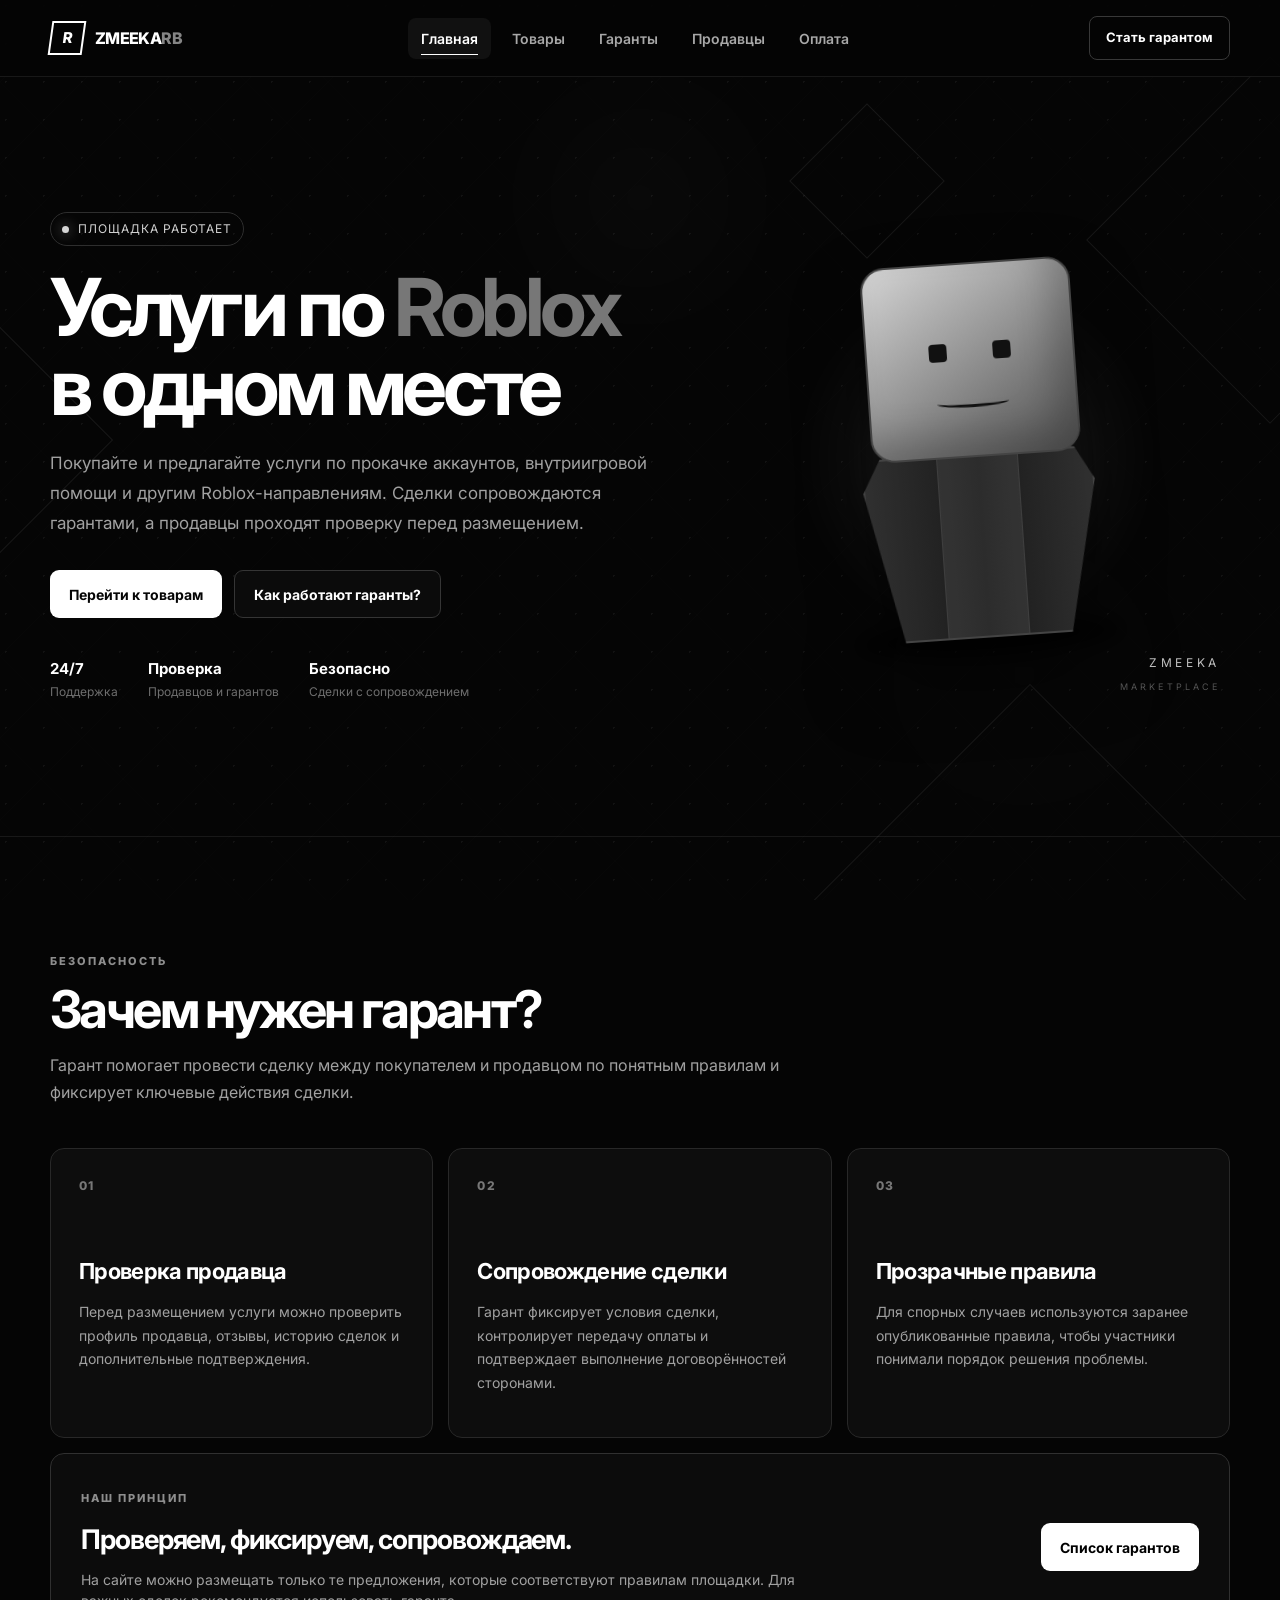
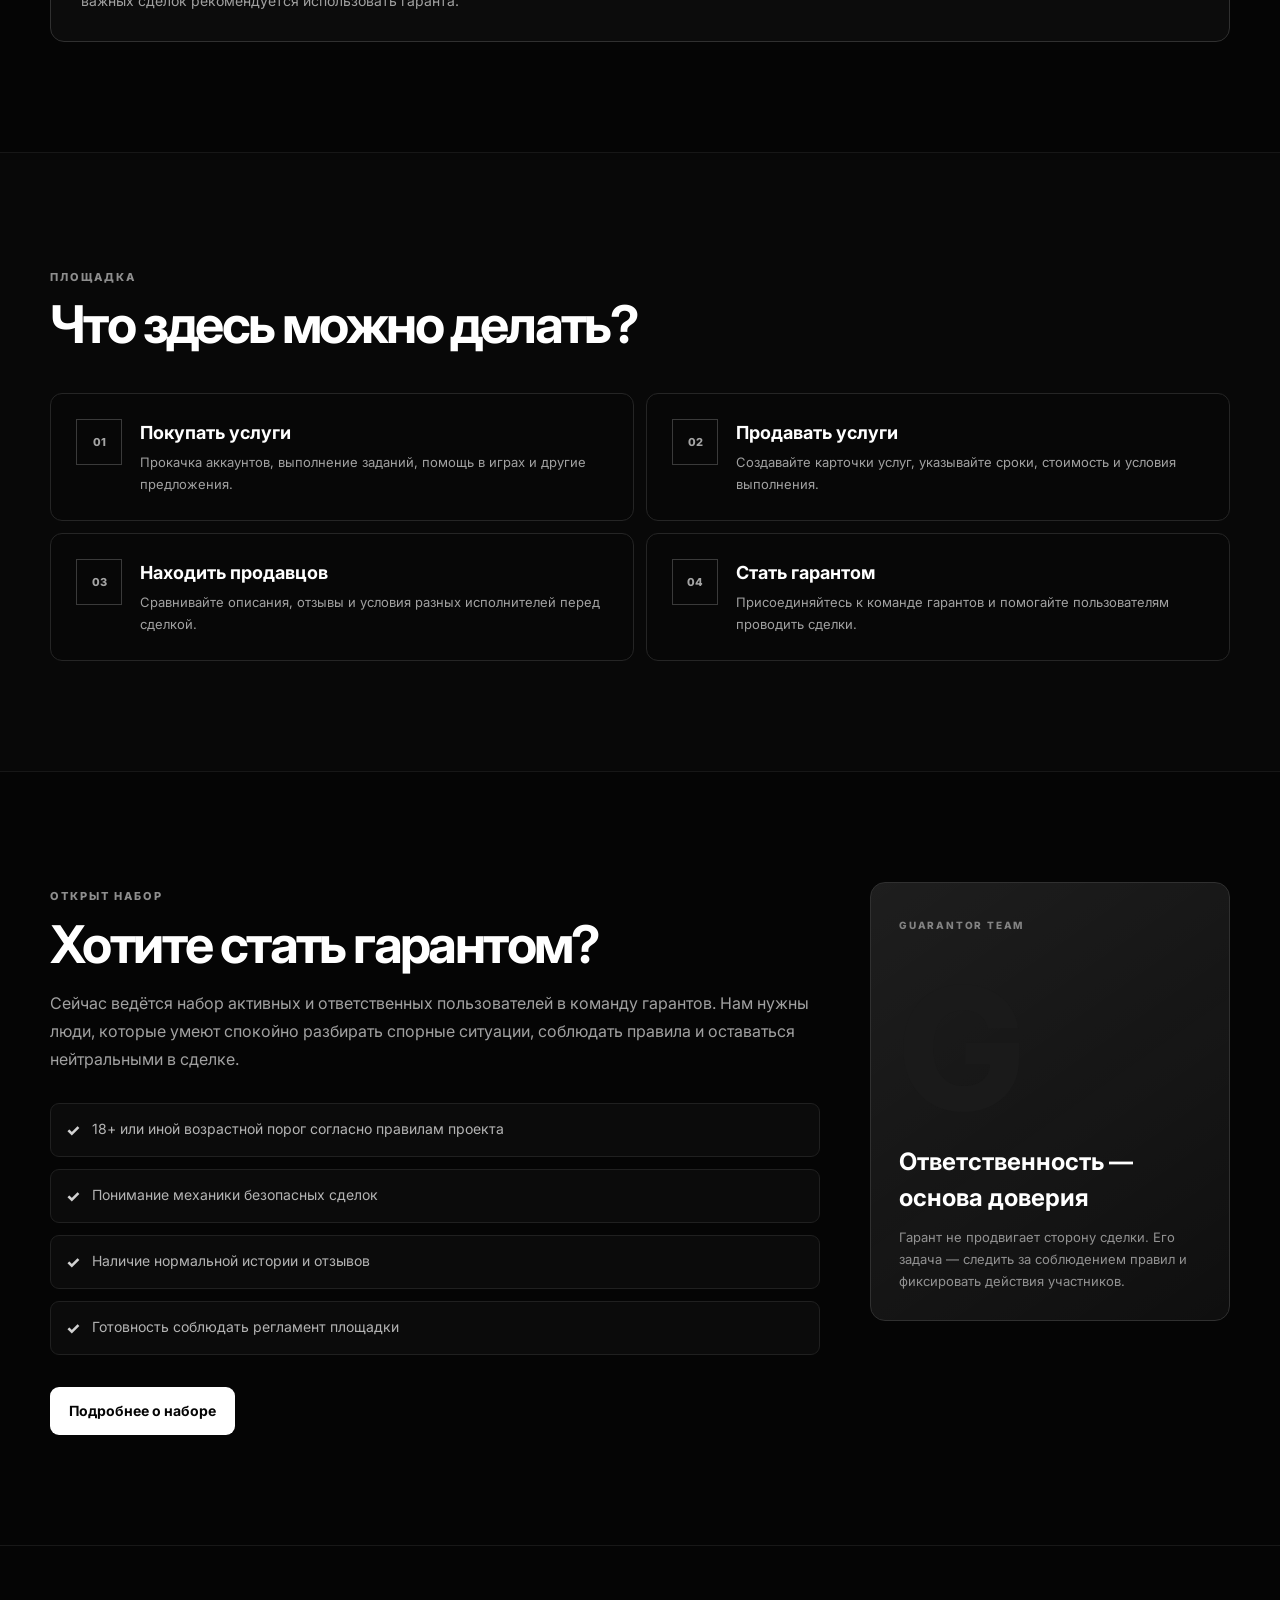
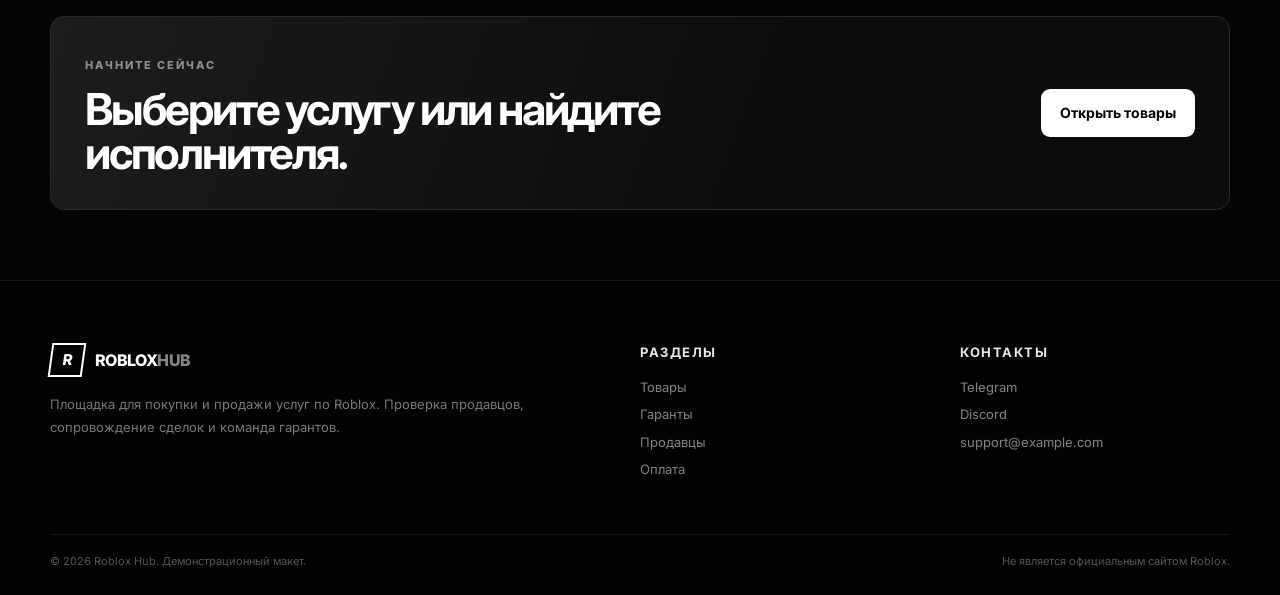
<file: index.html>
<!DOCTYPE html>
<html lang="ru">
<head>
    <meta charset="UTF-8">
    <meta name="viewport" content="width=device-width, initial-scale=1.0">
    <meta name="description" content="Roblox Hub — площадка для покупки и продажи услуг по Roblox, гарантов и безопасных сделок.">
    <title>Roblox Hub — Главная</title>
    <link rel="preconnect" href="https://fonts.googleapis.com">
    <link rel="preconnect" href="https://fonts.gstatic.com" crossorigin>
    <link href="https://fonts.googleapis.com/css2?family=Inter:wght@400;500;600;700;800&display=swap" rel="stylesheet">
    <link rel="stylesheet" href="style.css">
</head>
<body>

    <div class="background-pattern" aria-hidden="true">
        <div class="pattern pattern-1"></div>
        <div class="pattern pattern-2"></div>
        <div class="pattern pattern-3"></div>
        <div class="pattern pattern-4"></div>
    </div>

    <header class="header">
        <div class="container header-inner">
            <a class="logo" href="index.html" aria-label="Roblox Hub — Главная">
                <span class="logo-mark">R</span>
                <span>ZMEEKA<span class="logo-accent">RB</span></span>
            </a>

            <nav class="nav" aria-label="Основная навигация">
                <a class="nav-link active" href="index.html">Главная</a>
                <a class="nav-link" href="products.html">Товары</a>
                <a class="nav-link" href="guarantors.html">Гаранты</a>
                <a class="nav-link" href="sellers.html">Продавцы</a>
                <a class="nav-link" href="payment.html">Оплата</a>
            </nav>

            <a class="header-button" href="#guarantors">Стать гарантом</a>
        </div>
    </header>

    <main>

        <section class="hero">
            <div class="container hero-content">
                <div class="hero-text">
                    <div class="status-badge">
                        <span class="status-dot"></span>
                        Площадка работает
                    </div>

                    <h1>
                        Услуги по <span>Roblox</span><br>
                        в одном месте
                    </h1>

                    <p class="hero-description">
                        Покупайте и предлагайте услуги по прокачке аккаунтов, внутриигровой помощи
                        и другим Roblox-направлениям. Сделки сопровождаются гарантами, а продавцы
                        проходят проверку перед размещением.
                    </p>

                    <div class="hero-actions">
                        <a class="button button-primary" href="products.html">Перейти к товарам</a>
                        <a class="button button-secondary" href="#guarantors">Как работают гаранты?</a>
                    </div>

                    <div class="hero-stats">
                        <div class="stat">
                            <strong>24/7</strong>
                            <span>Поддержка</span>
                        </div>
                        <div class="stat">
                            <strong>Проверка</strong>
                            <span>Продавцов и гарантов</span>
                        </div>
                        <div class="stat">
                            <strong>Безопасно</strong>
                            <span>Сделки с сопровождением</span>
                        </div>
                    </div>
                </div>

                <div class="hero-visual" aria-label="Декоративный Roblox-аватар">
                    <div class="avatar-glow"></div>
                    <div class="avatar-card">
                        <div class="avatar-head">
                            <div class="avatar-face">
                                <span class="eye eye-left"></span>
                                <span class="eye eye-right"></span>
                                <span class="mouth"></span>
                            </div>
                        </div>
                        <div class="avatar-body">
                            <div class="avatar-shirt"></div>
                        </div>
                        <div class="avatar-shadow"></div>
                    </div>
                    <div class="visual-label">
                        <span>ZMEEKA</span>
                        <small>MARKETPLACE</small>
                    </div>
                </div>
            </div>
        </section>

        <section class="section" id="guarantors">
            <div class="container">
                <div class="section-heading">
                    <span class="eyebrow">Безопасность</span>
                    <h2>Зачем нужен гарант?</h2>
                    <p>
                        Гарант помогает провести сделку между покупателем и продавцом по понятным
                        правилам и фиксирует ключевые действия сделки.
                    </p>
                </div>

                <div class="feature-grid">
                    <article class="feature-card">
                        <div class="feature-number">01</div>
                        <h3>Проверка продавца</h3>
                        <p>
                            Перед размещением услуги можно проверить профиль продавца, отзывы,
                            историю сделок и дополнительные подтверждения.
                        </p>
                    </article>

                    <article class="feature-card">
                        <div class="feature-number">02</div>
                        <h3>Сопровождение сделки</h3>
                        <p>
                            Гарант фиксирует условия сделки, контролирует передачу оплаты и
                            подтверждает выполнение договорённостей сторонами.
                        </p>
                    </article>

                    <article class="feature-card">
                        <div class="feature-number">03</div>
                        <h3>Прозрачные правила</h3>
                        <p>
                            Для спорных случаев используются заранее опубликованные правила,
                            чтобы участники понимали порядок решения проблемы.
                        </p>
                    </article>
                </div>

                <div class="trust-banner">
                    <div>
                        <span class="eyebrow">Наш принцип</span>
                        <h3>Проверяем, фиксируем, сопровождаем.</h3>
                        <p>
                            На сайте можно размещать только те предложения, которые соответствуют
                            правилам площадки. Для важных сделок рекомендуется использовать гаранта.
                        </p>
                    </div>
                    <a class="button button-light" href="guarantors.html">Список гарантов</a>
                </div>
            </div>
        </section>

        <section class="section section-dark">
            <div class="container">
                <div class="section-heading">
                    <span class="eyebrow">Площадка</span>
                    <h2>Что здесь можно делать?</h2>
                </div>

                <div class="market-grid">
                    <div class="market-item">
                        <span class="market-icon">01</span>
                        <div>
                            <h3>Покупать услуги</h3>
                            <p>Прокачка аккаунтов, выполнение заданий, помощь в играх и другие предложения.</p>
                        </div>
                    </div>

                    <div class="market-item">
                        <span class="market-icon">02</span>
                        <div>
                            <h3>Продавать услуги</h3>
                            <p>Создавайте карточки услуг, указывайте сроки, стоимость и условия выполнения.</p>
                        </div>
                    </div>

                    <div class="market-item">
                        <span class="market-icon">03</span>
                        <div>
                            <h3>Находить продавцов</h3>
                            <p>Сравнивайте описания, отзывы и условия разных исполнителей перед сделкой.</p>
                        </div>
                    </div>

                    <div class="market-item">
                        <span class="market-icon">04</span>
                        <div>
                            <h3>Стать гарантом</h3>
                            <p>Присоединяйтесь к команде гарантов и помогайте пользователям проводить сделки.</p>
                        </div>
                    </div>
                </div>
            </div>
        </section>

        <section class="section guarantor-recruit">
            <div class="container recruitment">
                <div class="recruitment-copy">
                    <span class="eyebrow">Открыт набор</span>
                    <h2>Хотите стать гарантом?</h2>
                    <p>
                        Сейчас ведётся набор активных и ответственных пользователей в команду гарантов.
                        Нам нужны люди, которые умеют спокойно разбирать спорные ситуации, соблюдать
                        правила и оставаться нейтральными в сделке.
                    </p>

                    <div class="requirements">
                        <div class="requirement">
                            <span>✓</span>
                            <p>18+ или иной возрастной порог согласно правилам проекта</p>
                        </div>
                        <div class="requirement">
                            <span>✓</span>
                            <p>Понимание механики безопасных сделок</p>
                        </div>
                        <div class="requirement">
                            <span>✓</span>
                            <p>Наличие нормальной истории и отзывов</p>
                        </div>
                        <div class="requirement">
                            <span>✓</span>
                            <p>Готовность соблюдать регламент площадки</p>
                        </div>
                    </div>

                    <a class="button button-primary" href="guarantors.html">Подробнее о наборе</a>
                </div>

                <aside class="recruitment-card">
                    <span class="card-tag">GUARANTOR TEAM</span>
                    <div class="big-letter">G</div>
                    <h3>Ответственность — основа доверия</h3>
                    <p>
                        Гарант не продвигает сторону сделки. Его задача — следить за соблюдением правил
                        и фиксировать действия участников.
                    </p>
                </aside>
            </div>
        </section>

        <section class="section cta-section">
            <div class="container cta">
                <div>
                    <span class="eyebrow">Начните сейчас</span>
                    <h2>Выберите услугу или найдите исполнителя.</h2>
                </div>
                <a class="button button-primary" href="products.html">Открыть товары</a>
            </div>
        </section>

    </main>

    <footer class="footer">
        <div class="container footer-grid">
            <div>
                <a class="logo footer-logo" href="index.html">
                    <span class="logo-mark">R</span>
                    <span>ROBLOX<span class="logo-accent">HUB</span></span>
                </a>
                <p class="footer-text">
                    Площадка для покупки и продажи услуг по Roblox. Проверка продавцов,
                    сопровождение сделок и команда гарантов.
                </p>
            </div>

            <div>
                <h3>Разделы</h3>
                <a href="products.html">Товары</a>
                <a href="guarantors.html">Гаранты</a>
                <a href="sellers.html">Продавцы</a>
                <a href="payment.html">Оплата</a>
            </div>

            <div>
                <h3>Контакты</h3>
                <a href="https://t.me/" target="_blank" rel="noopener noreferrer">Telegram</a>
                <a href="https://discord.com/" target="_blank" rel="noopener noreferrer">Discord</a>
                <a href="mailto:support@example.com">support@example.com</a>
            </div>
        </div>

        <div class="container footer-bottom">
            <span>© 2026 Roblox Hub. Демонстрационный макет.</span>
            <span>Не является официальным сайтом Roblox.</span>
        </div>
    </footer>

</body>
</html>
</file>
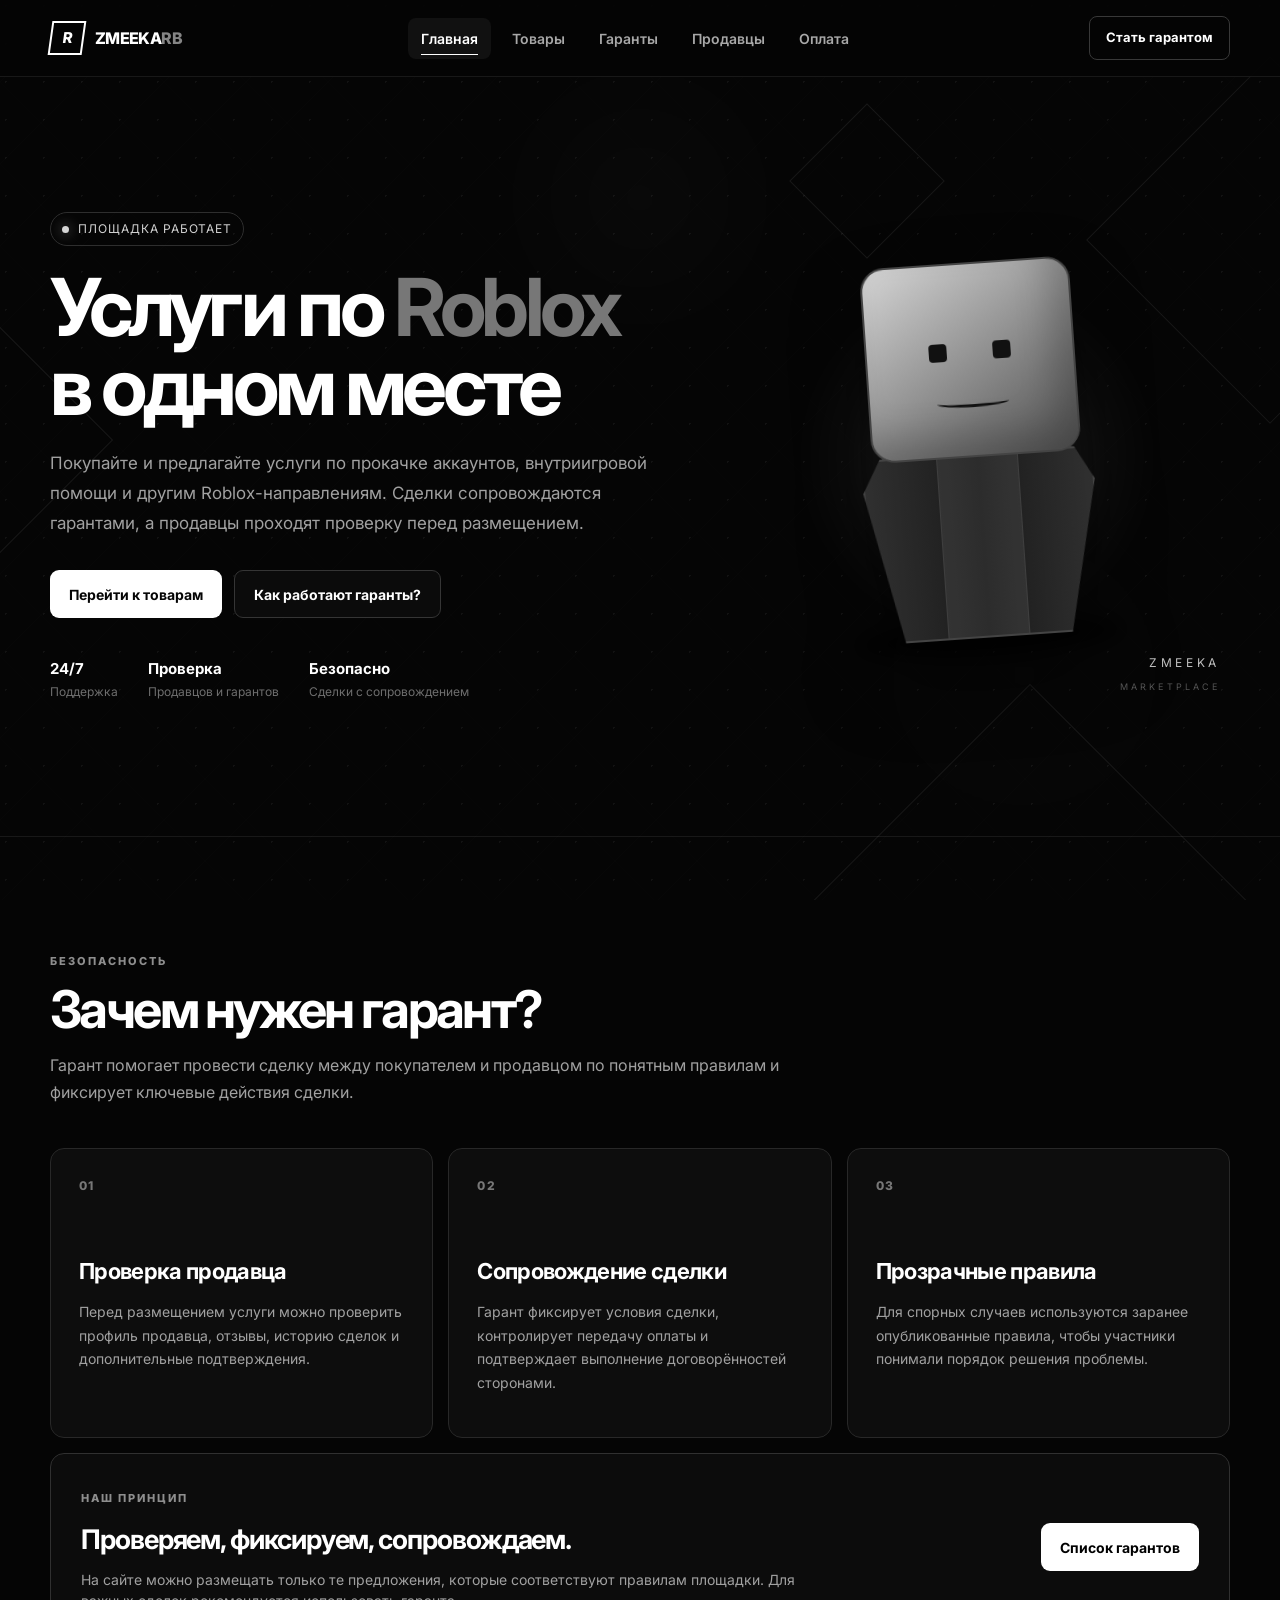
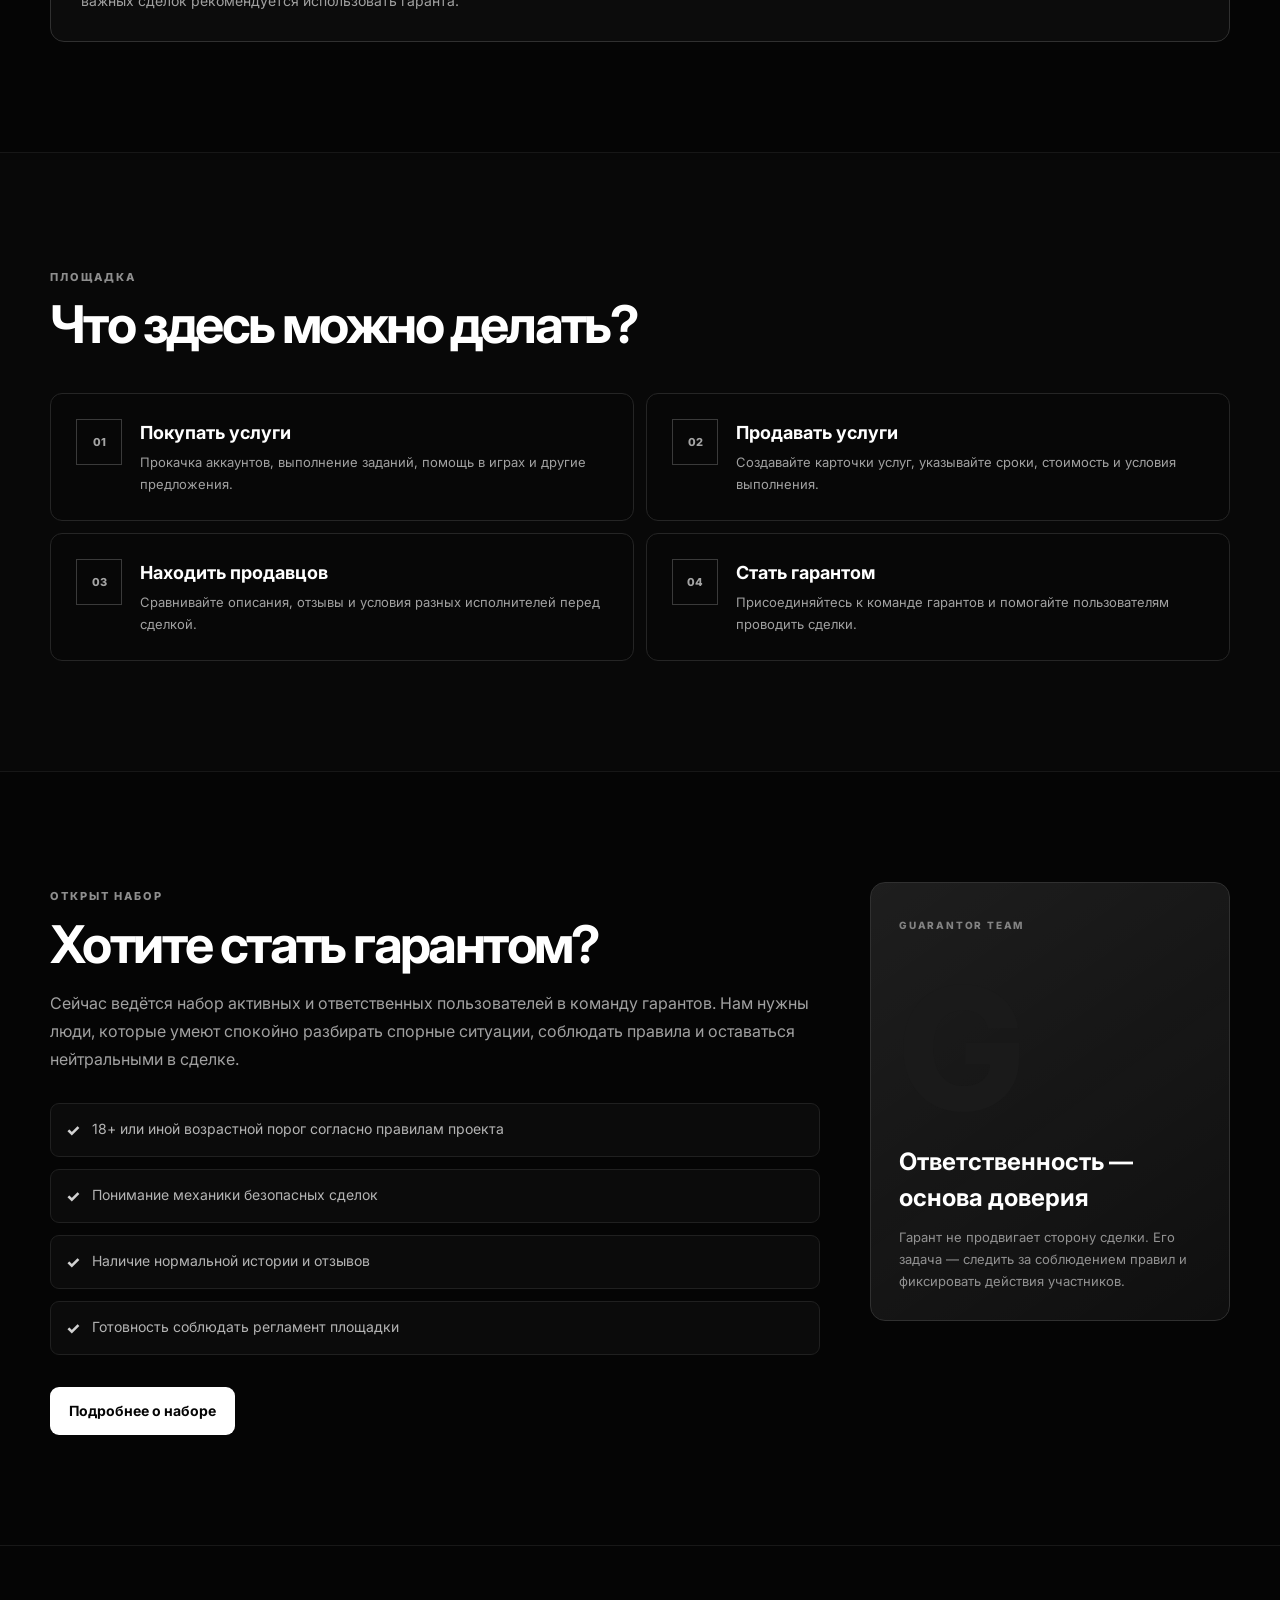
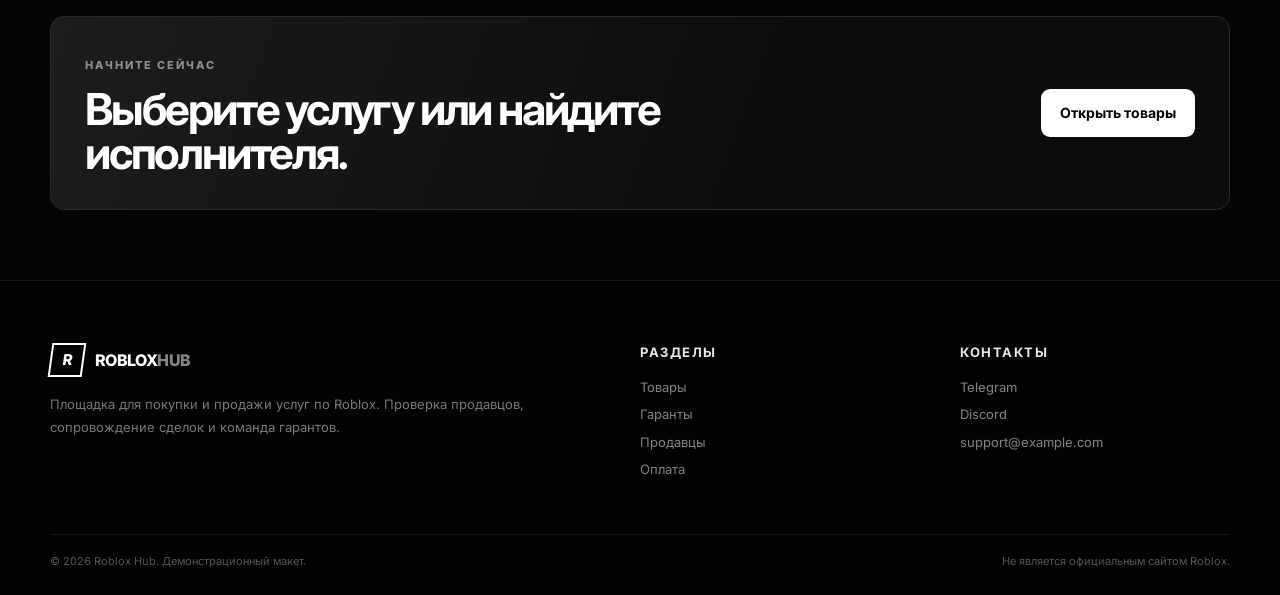
<file: testat.html>
<!DOCTYPE html>
<html lang="ru">
<head>
    <meta charset="UTF-8">
    <meta name="viewport" content="width=device-width, initial-scale=1.0">
    <meta name="description" content="Roblox Hub — площадка для покупки и продажи услуг по Roblox, гарантов и безопасных сделок.">
    <title>Roblox Hub — Главная</title>
    <link rel="preconnect" href="https://fonts.googleapis.com">
    <link rel="preconnect" href="https://fonts.gstatic.com" crossorigin>
    <link href="https://fonts.googleapis.com/css2?family=Inter:wght@400;500;600;700;800&display=swap" rel="stylesheet">
    <link rel="stylesheet" href="style.css">
</head>
<body>

    <div class="background-pattern" aria-hidden="true">
        <div class="pattern pattern-1"></div>
        <div class="pattern pattern-2"></div>
        <div class="pattern pattern-3"></div>
        <div class="pattern pattern-4"></div>
    </div>

    <header class="header">
        <div class="container header-inner">
            <a class="logo" href="index.html" aria-label="Roblox Hub — Главная">
                <span class="logo-mark">R</span>
                <span>ZMEEKA<span class="logo-accent">RB</span></span>
            </a>

            <nav class="nav" aria-label="Основная навигация">
                <a class="nav-link active" href="index.html">Главная</a>
                <a class="nav-link" href="products.html">Товары</a>
                <a class="nav-link" href="guarantors.html">Гаранты</a>
                <a class="nav-link" href="sellers.html">Продавцы</a>
                <a class="nav-link" href="payment.html">Оплата</a>
            </nav>

            <a class="header-button" href="#guarantors">Стать гарантом</a>
        </div>
    </header>

    <main>

        <section class="hero">
            <div class="container hero-content">
                <div class="hero-text">
                    <div class="status-badge">
                        <span class="status-dot"></span>
                        Площадка работает
                    </div>

                    <h1>
                        Услуги по <span>Roblox</span><br>
                        в одном месте
                    </h1>

                    <p class="hero-description">
                        Покупайте и предлагайте услуги по прокачке аккаунтов, внутриигровой помощи
                        и другим Roblox-направлениям. Сделки сопровождаются гарантами, а продавцы
                        проходят проверку перед размещением.
                    </p>

                    <div class="hero-actions">
                        <a class="button button-primary" href="products.html">Перейти к товарам</a>
                        <a class="button button-secondary" href="#guarantors">Как работают гаранты?</a>
                    </div>

                    <div class="hero-stats">
                        <div class="stat">
                            <strong>24/7</strong>
                            <span>Поддержка</span>
                        </div>
                        <div class="stat">
                            <strong>Проверка</strong>
                            <span>Продавцов и гарантов</span>
                        </div>
                        <div class="stat">
                            <strong>Безопасно</strong>
                            <span>Сделки с сопровождением</span>
                        </div>
                    </div>
                </div>

                <div class="hero-visual" aria-label="Декоративный Roblox-аватар">
                    <div class="avatar-glow"></div>
                    <div class="avatar-card">
                        <div class="avatar-head">
                            <div class="avatar-face">
                                <span class="eye eye-left"></span>
                                <span class="eye eye-right"></span>
                                <span class="mouth"></span>
                            </div>
                        </div>
                        <div class="avatar-body">
                            <div class="avatar-shirt"></div>
                        </div>
                        <div class="avatar-shadow"></div>
                    </div>
                    <div class="visual-label">
                        <span>ZMEEKA</span>
                        <small>MARKETPLACE</small>
                    </div>
                </div>
            </div>
        </section>

        <section class="section" id="guarantors">
            <div class="container">
                <div class="section-heading">
                    <span class="eyebrow">Безопасность</span>
                    <h2>Зачем нужен гарант?</h2>
                    <p>
                        Гарант помогает провести сделку между покупателем и продавцом по понятным
                        правилам и фиксирует ключевые действия сделки.
                    </p>
                </div>

                <div class="feature-grid">
                    <article class="feature-card">
                        <div class="feature-number">01</div>
                        <h3>Проверка продавца</h3>
                        <p>
                            Перед размещением услуги можно проверить профиль продавца, отзывы,
                            историю сделок и дополнительные подтверждения.
                        </p>
                    </article>

                    <article class="feature-card">
                        <div class="feature-number">02</div>
                        <h3>Сопровождение сделки</h3>
                        <p>
                            Гарант фиксирует условия сделки, контролирует передачу оплаты и
                            подтверждает выполнение договорённостей сторонами.
                        </p>
                    </article>

                    <article class="feature-card">
                        <div class="feature-number">03</div>
                        <h3>Прозрачные правила</h3>
                        <p>
                            Для спорных случаев используются заранее опубликованные правила,
                            чтобы участники понимали порядок решения проблемы.
                        </p>
                    </article>
                </div>

                <div class="trust-banner">
                    <div>
                        <span class="eyebrow">Наш принцип</span>
                        <h3>Проверяем, фиксируем, сопровождаем.</h3>
                        <p>
                            На сайте можно размещать только те предложения, которые соответствуют
                            правилам площадки. Для важных сделок рекомендуется использовать гаранта.
                        </p>
                    </div>
                    <a class="button button-light" href="guarantors.html">Список гарантов</a>
                </div>
            </div>
        </section>

        <section class="section section-dark">
            <div class="container">
                <div class="section-heading">
                    <span class="eyebrow">Площадка</span>
                    <h2>Что здесь можно делать?</h2>
                </div>

                <div class="market-grid">
                    <div class="market-item">
                        <span class="market-icon">01</span>
                        <div>
                            <h3>Покупать услуги</h3>
                            <p>Прокачка аккаунтов, выполнение заданий, помощь в играх и другие предложения.</p>
                        </div>
                    </div>

                    <div class="market-item">
                        <span class="market-icon">02</span>
                        <div>
                            <h3>Продавать услуги</h3>
                            <p>Создавайте карточки услуг, указывайте сроки, стоимость и условия выполнения.</p>
                        </div>
                    </div>

                    <div class="market-item">
                        <span class="market-icon">03</span>
                        <div>
                            <h3>Находить продавцов</h3>
                            <p>Сравнивайте описания, отзывы и условия разных исполнителей перед сделкой.</p>
                        </div>
                    </div>

                    <div class="market-item">
                        <span class="market-icon">04</span>
                        <div>
                            <h3>Стать гарантом</h3>
                            <p>Присоединяйтесь к команде гарантов и помогайте пользователям проводить сделки.</p>
                        </div>
                    </div>
                </div>
            </div>
        </section>

        <section class="section guarantor-recruit">
            <div class="container recruitment">
                <div class="recruitment-copy">
                    <span class="eyebrow">Открыт набор</span>
                    <h2>Хотите стать гарантом?</h2>
                    <p>
                        Сейчас ведётся набор активных и ответственных пользователей в команду гарантов.
                        Нам нужны люди, которые умеют спокойно разбирать спорные ситуации, соблюдать
                        правила и оставаться нейтральными в сделке.
                    </p>

                    <div class="requirements">
                        <div class="requirement">
                            <span>✓</span>
                            <p>18+ или иной возрастной порог согласно правилам проекта</p>
                        </div>
                        <div class="requirement">
                            <span>✓</span>
                            <p>Понимание механики безопасных сделок</p>
                        </div>
                        <div class="requirement">
                            <span>✓</span>
                            <p>Наличие нормальной истории и отзывов</p>
                        </div>
                        <div class="requirement">
                            <span>✓</span>
                            <p>Готовность соблюдать регламент площадки</p>
                        </div>
                    </div>

                    <a class="button button-primary" href="guarantors.html">Подробнее о наборе</a>
                </div>

                <aside class="recruitment-card">
                    <span class="card-tag">GUARANTOR TEAM</span>
                    <div class="big-letter">G</div>
                    <h3>Ответственность — основа доверия</h3>
                    <p>
                        Гарант не продвигает сторону сделки. Его задача — следить за соблюдением правил
                        и фиксировать действия участников.
                    </p>
                </aside>
            </div>
        </section>

        <section class="section cta-section">
            <div class="container cta">
                <div>
                    <span class="eyebrow">Начните сейчас</span>
                    <h2>Выберите услугу или найдите исполнителя.</h2>
                </div>
                <a class="button button-primary" href="products.html">Открыть товары</a>
            </div>
        </section>

    </main>

    <footer class="footer">
        <div class="container footer-grid">
            <div>
                <a class="logo footer-logo" href="index.html">
                    <span class="logo-mark">R</span>
                    <span>ROBLOX<span class="logo-accent">HUB</span></span>
                </a>
                <p class="footer-text">
                    Площадка для покупки и продажи услуг по Roblox. Проверка продавцов,
                    сопровождение сделок и команда гарантов.
                </p>
            </div>

            <div>
                <h3>Разделы</h3>
                <a href="products.html">Товары</a>
                <a href="guarantors.html">Гаранты</a>
                <a href="sellers.html">Продавцы</a>
                <a href="payment.html">Оплата</a>
            </div>

            <div>
                <h3>Контакты</h3>
                <a href="https://t.me/" target="_blank" rel="noopener noreferrer">Telegram</a>
                <a href="https://discord.com/" target="_blank" rel="noopener noreferrer">Discord</a>
                <a href="mailto:support@example.com">support@example.com</a>
            </div>
        </div>

        <div class="container footer-bottom">
            <span>© 2026 Roblox Hub. Демонстрационный макет.</span>
            <span>Не является официальным сайтом Roblox.</span>
        </div>
    </footer>

</body>
</html>
</file>
<file: style.css>
* {
    margin: 0;
    padding: 0;
    box-sizing: border-box;
}

:root {
    --bg: #050505;
    --bg-soft: #0a0a0a;
    --card: #101010;
    --card-2: #151515;
    --line: #282828;
    --text: #ffffff;
    --muted: #a1a1a1;
    --muted-2: #6e6e6e;
    --gray: #d5d5d5;
    --accent: #ffffff;
}

html {
    scroll-behavior: smooth;
}

body {
    min-width: 320px;
    background: var(--bg);
    color: var(--text);
    font-family: "Inter", Arial, sans-serif;
    line-height: 1.5;
    overflow-x: hidden;
}

a {
    color: inherit;
    text-decoration: none;
}

.container {
    width: min(1180px, calc(100% - 40px));
    margin: 0 auto;
}

/* Декоративный фон */
.background-pattern {
    position: fixed;
    inset: 0;
    z-index: -2;
    overflow: hidden;
    pointer-events: none;
    background:
        radial-gradient(circle at 15% 15%, rgba(255,255,255,0.05) 0 1px, transparent 1px 100%),
        #050505;
    background-size: 38px 38px;
}

.background-pattern::before,
.background-pattern::after {
    content: "";
    position: absolute;
    inset: 0;
    opacity: 0.25;
}

.background-pattern::before {
    background-image:
        linear-gradient(135deg, transparent 0 49%, rgba(255,255,255,0.04) 50%, transparent 51%),
        linear-gradient(45deg, transparent 0 49%, rgba(255,255,255,0.025) 50%, transparent 51%);
    background-size: 82px 82px;
}

.background-pattern::after {
    background:
        radial-gradient(circle at 50% 22%, rgba(255,255,255,0.07), transparent 18%),
        radial-gradient(circle at 80% 75%, rgba(255,255,255,0.035), transparent 22%);
    filter: blur(4px);
}

.pattern {
    position: absolute;
    border: 1px solid rgba(255,255,255,0.07);
    transform: rotate(45deg);
}

.pattern-1 {
    width: 260px;
    height: 260px;
    right: -120px;
    top: 110px;
}

.pattern-2 {
    width: 160px;
    height: 160px;
    left: -80px;
    top: 40%;
}

.pattern-3 {
    width: 320px;
    height: 320px;
    left: 68%;
    bottom: -170px;
}

.pattern-4 {
    width: 110px;
    height: 110px;
    right: 28%;
    top: 14%;
}

/* Header */
.header {
    position: sticky;
    top: 0;
    z-index: 20;
    border-bottom: 1px solid rgba(255,255,255,0.08);
    background: rgba(5,5,5,0.87);
    backdrop-filter: blur(16px);
}

.header-inner {
    min-height: 76px;
    display: flex;
    align-items: center;
    justify-content: space-between;
    gap: 30px;
}

.logo {
    display: inline-flex;
    align-items: center;
    gap: 11px;
    font-weight: 800;
    letter-spacing: -0.04em;
    white-space: nowrap;
}

.logo-mark {
    width: 34px;
    height: 34px;
    display: grid;
    place-items: center;
    border: 2px solid white;
    font-size: 15px;
    transform: skew(-8deg);
}

.logo-accent {
    color: #858585;
}

.nav {
    display: flex;
    align-items: center;
    justify-content: center;
    gap: 8px;
    flex-wrap: wrap;
}

.nav-link {
    position: relative;
    padding: 10px 13px;
    color: #a8a8a8;
    font-size: 14px;
    font-weight: 600;
    transition: color 0.2s ease, background 0.2s ease;
    border-radius: 8px;
}

.nav-link:hover,
.nav-link.active {
    color: white;
    background: rgba(255,255,255,0.05);
}

.nav-link.active::after {
    content: "";
    position: absolute;
    left: 13px;
    right: 13px;
    bottom: 4px;
    height: 1px;
    background: white;
}

.header-button {
    padding: 11px 16px;
    border: 1px solid #383838;
    border-radius: 8px;
    font-size: 13px;
    font-weight: 700;
    transition: 0.2s ease;
}

.header-button:hover {
    background: white;
    color: black;
}

/* Hero */
.hero {
    position: relative;
    min-height: 760px;
    display: flex;
    align-items: center;
    border-bottom: 1px solid rgba(255,255,255,0.08);
}

.hero-content {
    display: grid;
    grid-template-columns: 1.12fr 0.88fr;
    align-items: center;
    gap: 30px;
    padding: 80px 0;
}

.status-badge {
    display: inline-flex;
    align-items: center;
    gap: 9px;
    padding: 7px 11px;
    border: 1px solid #2e2e2e;
    border-radius: 999px;
    color: #d1d1d1;
    font-size: 12px;
    text-transform: uppercase;
    letter-spacing: 0.08em;
}

.status-dot {
    width: 7px;
    height: 7px;
    border-radius: 50%;
    background: #d6d6d6;
    box-shadow: 0 0 14px rgba(255,255,255,0.55);
}

.hero h1 {
    margin-top: 22px;
    max-width: 760px;
    font-size: clamp(44px, 7vw, 80px);
    line-height: 0.98;
    letter-spacing: -0.055em;
}

.hero h1 span {
    color: #777777;
}

.hero-description {
    max-width: 670px;
    margin-top: 24px;
    color: var(--muted);
    font-size: 17px;
    line-height: 1.75;
}

.hero-actions {
    display: flex;
    flex-wrap: wrap;
    gap: 12px;
    margin-top: 32px;
}

.button {
    display: inline-flex;
    align-items: center;
    justify-content: center;
    min-height: 48px;
    padding: 0 19px;
    border-radius: 9px;
    font-size: 14px;
    font-weight: 700;
    transition: transform 0.2s ease, background 0.2s ease, color 0.2s ease;
}

.button:hover {
    transform: translateY(-2px);
}

.button-primary {
    background: #ffffff;
    color: #050505;
}

.button-primary:hover {
    background: #d9d9d9;
}

.button-secondary {
    border: 1px solid #353535;
    background: #0b0b0b;
    color: white;
}

.button-secondary:hover {
    background: #151515;
}

.button-light {
    background: white;
    color: black;
}

.hero-stats {
    display: flex;
    flex-wrap: wrap;
    gap: 30px;
    margin-top: 40px;
}

.stat {
    display: flex;
    flex-direction: column;
    gap: 2px;
}

.stat strong {
    font-size: 15px;
    font-weight: 700;
}

.stat span {
    color: var(--muted-2);
    font-size: 12px;
}

/* CSS-иллюстрация Roblox-персонажа */
.hero-visual {
    position: relative;
    min-height: 510px;
    display: grid;
    place-items: center;
}

.avatar-glow {
    position: absolute;
    width: 350px;
    height: 350px;
    border-radius: 50%;
    background: radial-gradient(circle, rgba(255,255,255,0.16), rgba(255,255,255,0.025) 52%, transparent 73%);
    filter: blur(8px);
}

.avatar-card {
    position: relative;
    width: 290px;
    height: 390px;
    display: flex;
    flex-direction: column;
    align-items: center;
    justify-content: flex-start;
    transform: rotate(-4deg);
    filter: drop-shadow(0 30px 35px rgba(0,0,0,0.45));
}

.avatar-head {
    width: 210px;
    height: 195px;
    border: 2px solid #444444;
    border-radius: 24px;
    background:
        linear-gradient(145deg, #d4d4d4, #777777 70%, #555555);
    position: relative;
    z-index: 2;
    box-shadow: inset -20px -22px 35px rgba(0,0,0,0.18);
}

.avatar-face {
    position: absolute;
    inset: 0;
}

.eye {
    position: absolute;
    width: 18px;
    height: 18px;
    top: 78px;
    border-radius: 4px;
    background: #111111;
}

.eye-left {
    left: 62px;
}

.eye-right {
    right: 62px;
}

.mouth {
    position: absolute;
    width: 72px;
    height: 10px;
    left: 50%;
    bottom: 48px;
    transform: translateX(-50%);
    border-bottom: 3px solid #111111;
    border-radius: 50%;
}

.avatar-body {
    width: 232px;
    height: 185px;
    margin-top: -4px;
    border: 2px solid #444444;
    background: linear-gradient(90deg, #303030, #1a1a1a 50%, #303030);
    clip-path: polygon(8% 0, 92% 0, 100% 18%, 86% 100%, 14% 100%, 0 18%);
    position: relative;
    z-index: 1;
}

.avatar-shirt {
    position: absolute;
    width: 82px;
    height: 100%;
    left: 50%;
    transform: translateX(-50%);
    background: rgba(255,255,255,0.08);
    border-left: 1px solid rgba(255,255,255,0.06);
    border-right: 1px solid rgba(255,255,255,0.06);
}

.avatar-shadow {
    position: absolute;
    left: 50%;
    bottom: 0;
    width: 275px;
    height: 28px;
    transform: translateX(-50%);
    border-radius: 50%;
    background: rgba(0,0,0,0.8);
    filter: blur(10px);
}

.visual-label {
    position: absolute;
    right: 2%;
    bottom: 3%;
    text-align: right;
}

.visual-label span {
    display: block;
    font-size: 12px;
    letter-spacing: 0.3em;
    color: #bfbfbf;
}

.visual-label small {
    color: #555555;
    font-size: 9px;
    letter-spacing: 0.34em;
}

/* Общие секции */
.section {
    position: relative;
    padding: 110px 0;
}

.section-dark {
    background: rgba(255,255,255,0.015);
    border-top: 1px solid rgba(255,255,255,0.06);
    border-bottom: 1px solid rgba(255,255,255,0.06);
}

.section-heading {
    max-width: 780px;
    margin-bottom: 42px;
}

.eyebrow {
    display: inline-block;
    margin-bottom: 14px;
    color: #8e8e8e;
    font-size: 11px;
    font-weight: 800;
    letter-spacing: 0.18em;
    text-transform: uppercase;
}

.section h2 {
    font-size: clamp(32px, 5vw, 52px);
    line-height: 1;
    letter-spacing: -0.05em;
}

.section-heading p {
    margin-top: 16px;
    color: var(--muted);
    font-size: 16px;
    line-height: 1.7;
}

/* Карточки */
.feature-grid {
    display: grid;
    grid-template-columns: repeat(3, 1fr);
    gap: 15px;
}

.feature-card {
    min-height: 290px;
    padding: 28px;
    border: 1px solid var(--line);
    border-radius: 14px;
    background: rgba(16,16,16,0.86);
    transition: transform 0.2s ease, border-color 0.2s ease;
}

.feature-card:hover {
    transform: translateY(-4px);
    border-color: #4a4a4a;
}

.feature-number {
    color: #777777;
    font-size: 12px;
    font-weight: 800;
    letter-spacing: 0.12em;
}

.feature-card h3 {
    margin-top: 60px;
    font-size: 22px;
    letter-spacing: -0.03em;
}

.feature-card p {
    margin-top: 12px;
    color: var(--muted);
    font-size: 14px;
    line-height: 1.7;
}

.trust-banner {
    margin-top: 15px;
    padding: 30px;
    display: flex;
    align-items: center;
    justify-content: space-between;
    gap: 30px;
    border: 1px solid #303030;
    background: #0c0c0c;
    border-radius: 14px;
}

.trust-banner h3 {
    font-size: 27px;
    letter-spacing: -0.04em;
}

.trust-banner p {
    max-width: 750px;
    margin-top: 8px;
    color: var(--muted);
    font-size: 14px;
}

/* Market */
.market-grid {
    display: grid;
    grid-template-columns: repeat(2, 1fr);
    gap: 12px;
}

.market-item {
    display: flex;
    gap: 18px;
    padding: 25px;
    border: 1px solid #252525;
    border-radius: 12px;
    background: rgba(8,8,8,0.8);
}

.market-icon {
    flex: 0 0 46px;
    width: 46px;
    height: 46px;
    display: grid;
    place-items: center;
    border: 1px solid #3a3a3a;
    color: #a4a4a4;
    font-size: 11px;
    font-weight: 800;
}

.market-item h3 {
    font-size: 18px;
}

.market-item p {
    margin-top: 6px;
    color: var(--muted);
    font-size: 13px;
    line-height: 1.65;
}

/* Recruitment */
.guarantor-recruit {
    border-bottom: 1px solid rgba(255,255,255,0.08);
}

.recruitment {
    display: grid;
    grid-template-columns: 1fr 360px;
    gap: 50px;
    align-items: start;
}

.recruitment-copy > p {
    max-width: 760px;
    margin: 18px 0 30px;
    color: var(--muted);
    font-size: 16px;
    line-height: 1.75;
}

.requirements {
    display: grid;
    gap: 12px;
    margin-bottom: 32px;
}

.requirement {
    display: flex;
    align-items: flex-start;
    gap: 12px;
    padding: 14px 15px;
    border: 1px solid #202020;
    border-radius: 9px;
    background: #0b0b0b;
}

.requirement span {
    color: #d2d2d2;
    font-weight: 800;
}

.requirement p {
    color: #b4b4b4;
    font-size: 14px;
}

.recruitment-card {
    padding: 28px;
    min-height: 390px;
    border: 1px solid #303030;
    border-radius: 15px;
    background:
        linear-gradient(145deg, rgba(255,255,255,0.08), rgba(255,255,255,0.015)),
        #0b0b0b;
    position: relative;
    overflow: hidden;
}

.card-tag {
    color: #838383;
    font-size: 10px;
    font-weight: 800;
    letter-spacing: 0.18em;
}

.big-letter {
    margin-top: 45px;
    font-size: 170px;
    line-height: 0.8;
    font-weight: 800;
    color: #1a1a1a;
    letter-spacing: -0.1em;
}

.recruitment-card h3 {
    position: relative;
    margin-top: 28px;
    font-size: 24px;
}

.recruitment-card p {
    position: relative;
    margin-top: 10px;
    color: #929292;
    font-size: 13px;
    line-height: 1.7;
}

/* CTA */
.cta-section {
    padding: 70px 0;
}

.cta {
    display: flex;
    align-items: center;
    justify-content: space-between;
    gap: 25px;
    padding: 34px;
    border: 1px solid #2a2a2a;
    border-radius: 14px;
    background:
        linear-gradient(110deg, rgba(255,255,255,0.07), transparent 60%),
        #0c0c0c;
}

.cta h2 {
    max-width: 750px;
    font-size: clamp(27px, 4vw, 44px);
}

/* Footer */
.footer {
    border-top: 1px solid rgba(255,255,255,0.08);
    background: #030303;
}

.footer-grid {
    display: grid;
    grid-template-columns: 2fr 1fr 1fr;
    gap: 50px;
    padding: 62px 0 46px;
}

.footer-logo {
    margin-bottom: 16px;
}

.footer-text {
    max-width: 480px;
    color: #777777;
    font-size: 13px;
    line-height: 1.75;
}

.footer h3 {
    margin-bottom: 15px;
    color: #e7e7e7;
    font-size: 13px;
    text-transform: uppercase;
    letter-spacing: 0.12em;
}

.footer-grid > div:not(:first-child) a {
    display: block;
    width: fit-content;
    margin: 8px 0;
    color: #828282;
    font-size: 13px;
    transition: color 0.2s ease;
}

.footer-grid > div:not(:first-child) a:hover {
    color: white;
}

.footer-bottom {
    display: flex;
    justify-content: space-between;
    gap: 20px;
    padding: 18px 0 26px;
    border-top: 1px solid #171717;
    color: #555555;
    font-size: 11px;
}

/* Адаптив */
@media (max-width: 1000px) {
    .header-button {
        display: none;
    }

    .hero-content {
        grid-template-columns: 1fr;
    }

    .hero-visual {
        min-height: 420px;
    }

    .feature-grid {
        grid-template-columns: 1fr;
    }

    .recruitment {
        grid-template-columns: 1fr;
    }
}

@media (max-width: 700px) {
    .container {
        width: min(100% - 24px, 1180px);
    }

    .header-inner {
        min-height: auto;
        padding: 14px 0;
        flex-direction: column;
        align-items: stretch;
        gap: 12px;
    }

    .nav {
        justify-content: flex-start;
        overflow-x: auto;
        flex-wrap: nowrap;
        padding-bottom: 3px;
    }

    .nav-link {
        flex: 0 0 auto;
        font-size: 12px;
    }

    .hero {
        min-height: auto;
    }

    .hero-content {
        padding: 58px 0 50px;
    }

    .hero h1 {
        font-size: 48px;
    }

    .hero-description {
        font-size: 15px;
    }

    .hero-actions {
        flex-direction: column;
    }

    .button {
        width: 100%;
    }

    .hero-stats {
        gap: 18px;
    }

    .hero-visual {
        min-height: 330px;
        transform: scale(0.84);
        transform-origin: top center;
        margin-bottom: -55px;
    }

    .section {
        padding: 78px 0;
    }

    .trust-banner,
    .cta {
        flex-direction: column;
        align-items: stretch;
    }

    .market-grid {
        grid-template-columns: 1fr;
    }

    .recruitment-card {
        min-height: 320px;
    }

    .big-letter {
        font-size: 125px;
    }

    .footer-grid {
        grid-template-columns: 1fr;
        gap: 30px;
    }

    .footer-bottom {
        flex-direction: column;
    }
}
</file>
